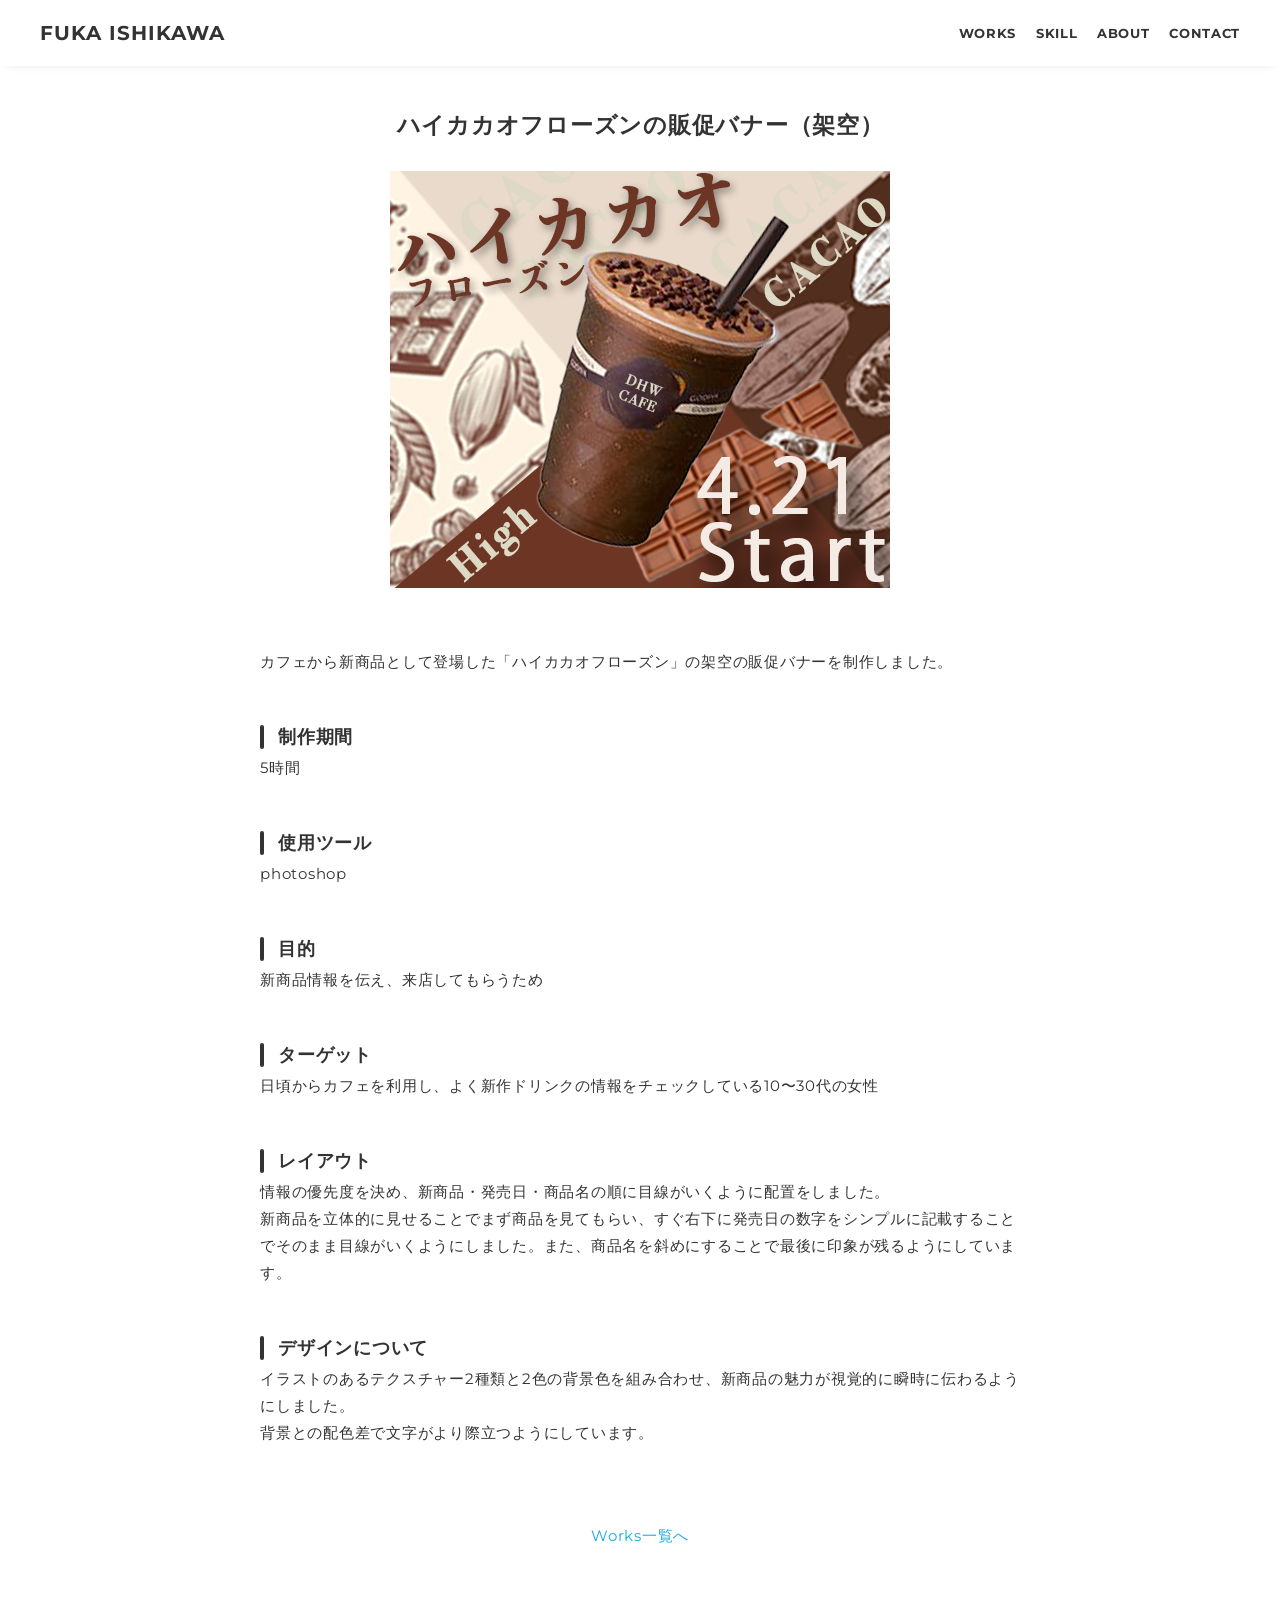
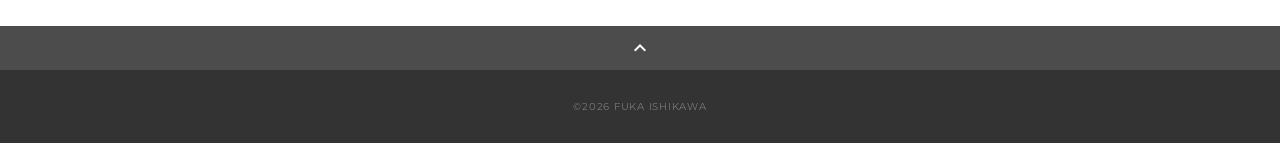
<file: works_banner_cacao.html>
<!DOCTYPE html>
<html>

<head>
  <meta charset="utf-8">
  <meta name="viewport" content="width=device-width,initial-scale=1.0,user-scalable=no">
  <meta property="og:type" content="website">
  <meta property="og:title" content="Webデザイナー FUKA ISHIKAWA ポートフォリオ">
  <meta property="og:url" content="URLが入る">
  <meta property="og:description" content="FUKA ISHIKAWAのポートフォリオサイトです。">
  <meta property="og:image" content="img/ogp.png">
  <meta name="description" content="FUKA ISHIKAWAのポートフォリオサイトです" />
  <meta name="robots" content="noindex, nofollow" />
  <title>FUKA ISHIKAWA ポートフォリオ</title>
  <link rel="preconnect" href="https://fonts.gstatic.com">
  <link href="https://fonts.googleapis.com/css2?family=Montserrat:wght@400;700&display=swap" rel="stylesheet">
  <link href="https://fonts.googleapis.com/css?family=Material+Icons+Outlined" rel="stylesheet">
  <link href="css/ress.css" media="all" rel="stylesheet" type="text/css" />
  <link href="css/style.css" media="all" rel="stylesheet" type="text/css" />
  <link rel="shortcut icon" href="img/favicon.ico" />
  <link rel="canonical" href="URLが入る" />
</head>

<body class="banner">
  <div class="wrapper">

    <!-- header -->
    <header class="header">
      <div class="container">
        <h1 class="header-logo">
          <a href=".">FUKA ISHIKAWA</a>
        </h1>
        <nav class="gnav">
          <ul class="gnav-list">
            <li class="gnav-item"><a href=".#works">WORKS</a></li>
            <li class="gnav-item"><a href="./#skill">SKILL</a></li>
            <li class="gnav-item"><a href="./#about">ABOUT</a></li>
            <li class="gnav-item"><a href="./#contact">CONTACT</a></li>
          </ul>
        </nav>
      </div>
    </header>
    <!-- /header -->
    <main class="content">
      <article class="article">
        <div class="article-container">
          <h2 class="article-title">ハイカカオフローズンの販促バナー（架空）</h2>
          <div class="article-body">
            <div class="works_comps">
              <div><img src="img/banner_cacao.png" width="500" height="417" alt="ハイカカオフローズンの販促バナー"></div>
            </div>
            <p>
              カフェから新商品として登場した「ハイカカオフローズン」の架空の販促バナーを制作しました。
            </p>
            <h3>制作期間</h3>
            <p>5時間</p>
            <h3>使用ツール</h3>
            <p>photoshop</p>
            <h3>目的</h3>
            <p>新商品情報を伝え、来店してもらうため</p>
            <h3>ターゲット</h3>
            <p>日頃からカフェを利用し、よく新作ドリンクの情報をチェックしている10〜30代の女性</p>
            <h3>レイアウト</h3>
            <p>
              情報の優先度を決め、新商品・発売日・商品名の順に目線がいくように配置をしました。<br>
              新商品を立体的に見せることでまず商品を見てもらい、すぐ右下に発売日の数字をシンプルに記載することでそのまま目線がいくようにしました。また、商品名を斜めにすることで最後に印象が残るようにしています。
            </p>
            <h3>デザインについて</h3>
            <p>イラストのあるテクスチャー2種類と2色の背景色を組み合わせ、新商品の魅力が視覚的に瞬時に伝わるようにしました。
              <br>背景との配色差で文字がより際立つようにしています。
            </p>
          </div>
          <div class="home-link">
            <a href="./#works">Works一覧へ</a>
          </div>
        </div>
      </article>

      <div class="page-top" id="js-page-top">
        <span class="material-icons-outlined">expand_less</span>
      </div>
    </main>

    <!-- footer -->
    <footer class="footer">
      <div class="copyright">&copy;2026 FUKA ISHIKAWA</div>
    </footer>
    <!-- /footer -->

  </div>
  <script src="https://ajax.googleapis.com/ajax/libs/jquery/3.5.1/jquery.min.js"></script>
  <script type="text/javascript" src="js/script.js"></script>
</body>

</html>
</file>
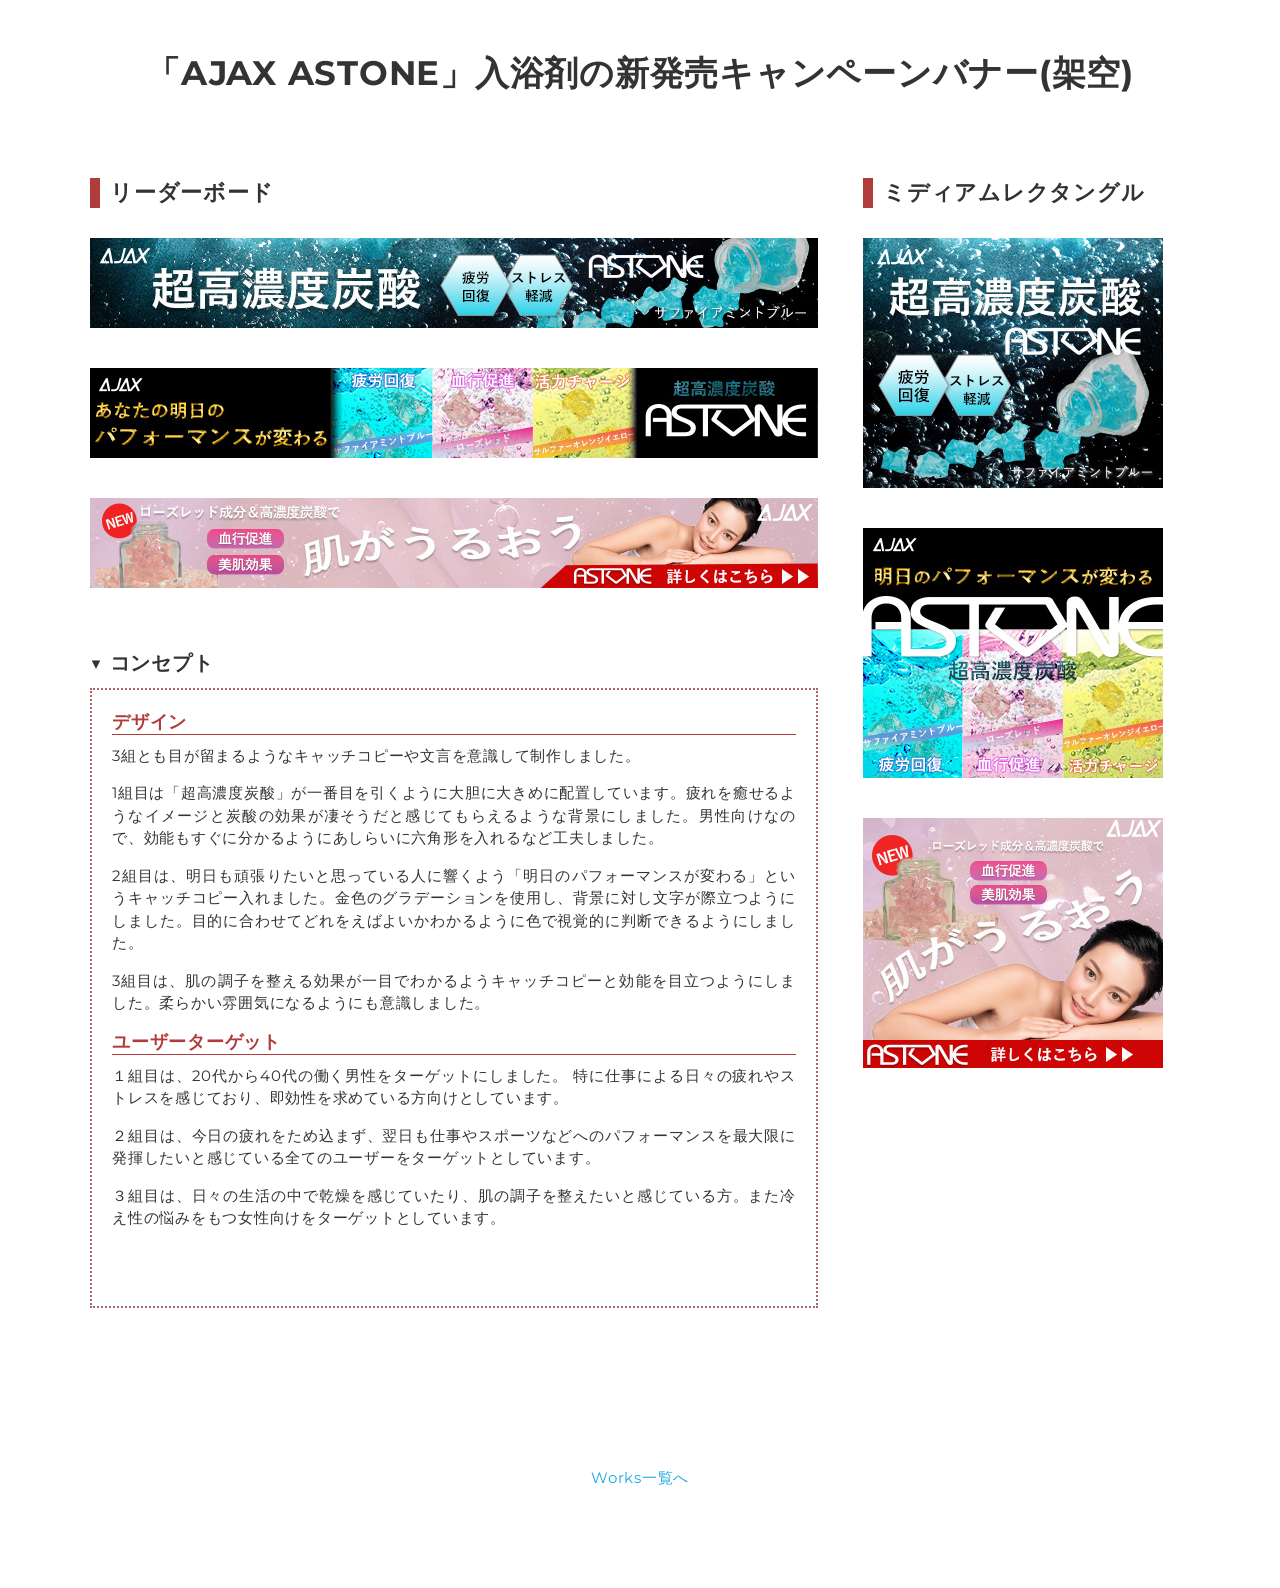
<file: works_bn_astone.html>
<!DOCTYPE html>
<html lang="ja">

<head>
  <meta charset="utf-8">
  <meta name="viewport" content="width=device-width,initial-scale=1">
  <meta property="og:type" content="website">
  <meta property="og:title" content="Webデザイナー FUKA ISHIKAWA  ポートフォリオ">
  <meta property="og:url" content="URLが入る">
  <meta name="description" content="入浴剤『ASTONE（アストーン）』の新発売キャンペーン告知バナー">
  <meta property="og:image" content="img/ogp.png">
  <meta name="description" content="FUKA ISHIKAWAのポートフォリオサイトです" />
  <meta name="robots" content="noindex, nofollow" />
  <title>バナー広告制作</title>
  <link rel="preconnect" href="https://fonts.gstatic.com">
  <link href="https://fonts.googleapis.com/css2?family=Montserrat:wght@400;700&display=swap" rel="stylesheet">
  <link href="https://fonts.googleapis.com/css?family=Material+Icons+Outlined" rel="stylesheet">
  <link rel="stylesheet" href="css/ress.css">
  <link rel="stylesheet" href="css/style_bnr.css" type="text/css">
  <link rel="stylesheet" href="css/style.css">
  <link rel="shortcut icon" href="img/favicon.ico" />
</head>

<body>
  <div class="wrapper">
    <!-- header -->
    <!-- <header class="header">
      <div class="container">
        <h1 class="header-logo">
          <a href=".">FUKA ISHIKAWA</a>
        </h1>
        <nav class="gnav">
          <ul class="gnav-list">
            <li class="gnav-item"><a href="#works">WORKS</a></li>
            <li class="gnav-item"><a href="#skill">SKILL</a></li>
            <li class="gnav-item"><a href="#about">ABOUT</a></li>
            <li class="gnav-item"><a href="#contact">CONTACT</a></li>
          </ul>
        </nav>
      </div>
    </header> -->
    <!-- /header -->
    <h1>「AJAX ASTONE」入浴剤の新発売キャンペーンバナー(架空)</h1>
    <div class="content">
      <!-- <h2>番号：03　名前：イシカワ(フ)</h2> -->
      <div class="concept">
        <div class="Lboard">
          <h3>リーダーボード</h3>
          <img src="img/lb_1.jpg" width="728" height="90" alt="バナー広告1">
          <img src="img/lb_2.jpg" width="728" height="90" alt="バナー広告2">
          <img src="img/lb_3.jpg" width="728" height="90" alt="バナー広告3">
        </div><!-- /Lbord -->
        <h4>▼ コンセプト</h4>
        <div class="comment">
          <h5>デザイン</h5>
          <p>3組とも目が留まるようなキャッチコピーや文言を意識して制作しました。</p>
          <p>
            1組目は「超高濃度炭酸」が一番目を引くように大胆に大きめに配置しています。疲れを癒せるようなイメージと炭酸の効果が凄そうだと感じてもらえるような背景にしました。男性向けなので、効能もすぐに分かるようにあしらいに六角形を入れるなど工夫しました。
          </p>
          <p>
            2組目は、明日も頑張りたいと思っている人に響くよう「明日のパフォーマンスが変わる」というキャッチコピー入れました。金色のグラデーションを使用し、背景に対し文字が際立つようにしました。目的に合わせてどれをえばよいかわかるように色で視覚的に判断できるようにしました。
          </p>
          <p>
            3組目は、肌の調子を整える効果が一目でわかるようキャッチコピーと効能を目立つようにしました。柔らかい雰囲気になるようにも意識しました。
          </p>
          <h5>ユーザーターゲット</h5>
          <p>
            １組目は、20代から40代の働く男性をターゲットにしました。
            特に仕事による日々の疲れやストレスを感じており、即効性を求めている方向けとしています。
          </p>
          <p>
            ２組目は、今日の疲れをため込まず、翌日も仕事やスポーツなどへのパフォーマンスを最大限に発揮したいと感じている全てのユーザーをターゲットとしています。
          </p>
          <p>
            ３組目は、日々の生活の中で乾燥を感じていたり、肌の調子を整えたいと感じている方。また冷え性の悩みをもつ女性向けをターゲットとしています。
          </p>
        </div>
        <!--/comment-->
      </div><!-- /concept -->
      <div class="MRboard">
        <h3>ミディアムレクタングル</h3>
        <img src="img/mr_1.jpg" width="300" height="250" alt="バナー広告1">
        <img src="img/mr_2.jpg" width="300" height="250" alt="バナー広告2">
        <img src="img/mr_3.jpg" width="300" height="250" alt="バナー広告3">
      </div><!-- /MRbord -->
    </div>
    <div class="home-link">
      <a href="../index.html#works">Works一覧へ</a>
    </div>
    <!-- /content -->
  </div>
  <!-- /wrapper -->

  <footer>
    <!-- @adjust academy -->
  </footer>
  <!--/next-->


</body>

</html>
</file>
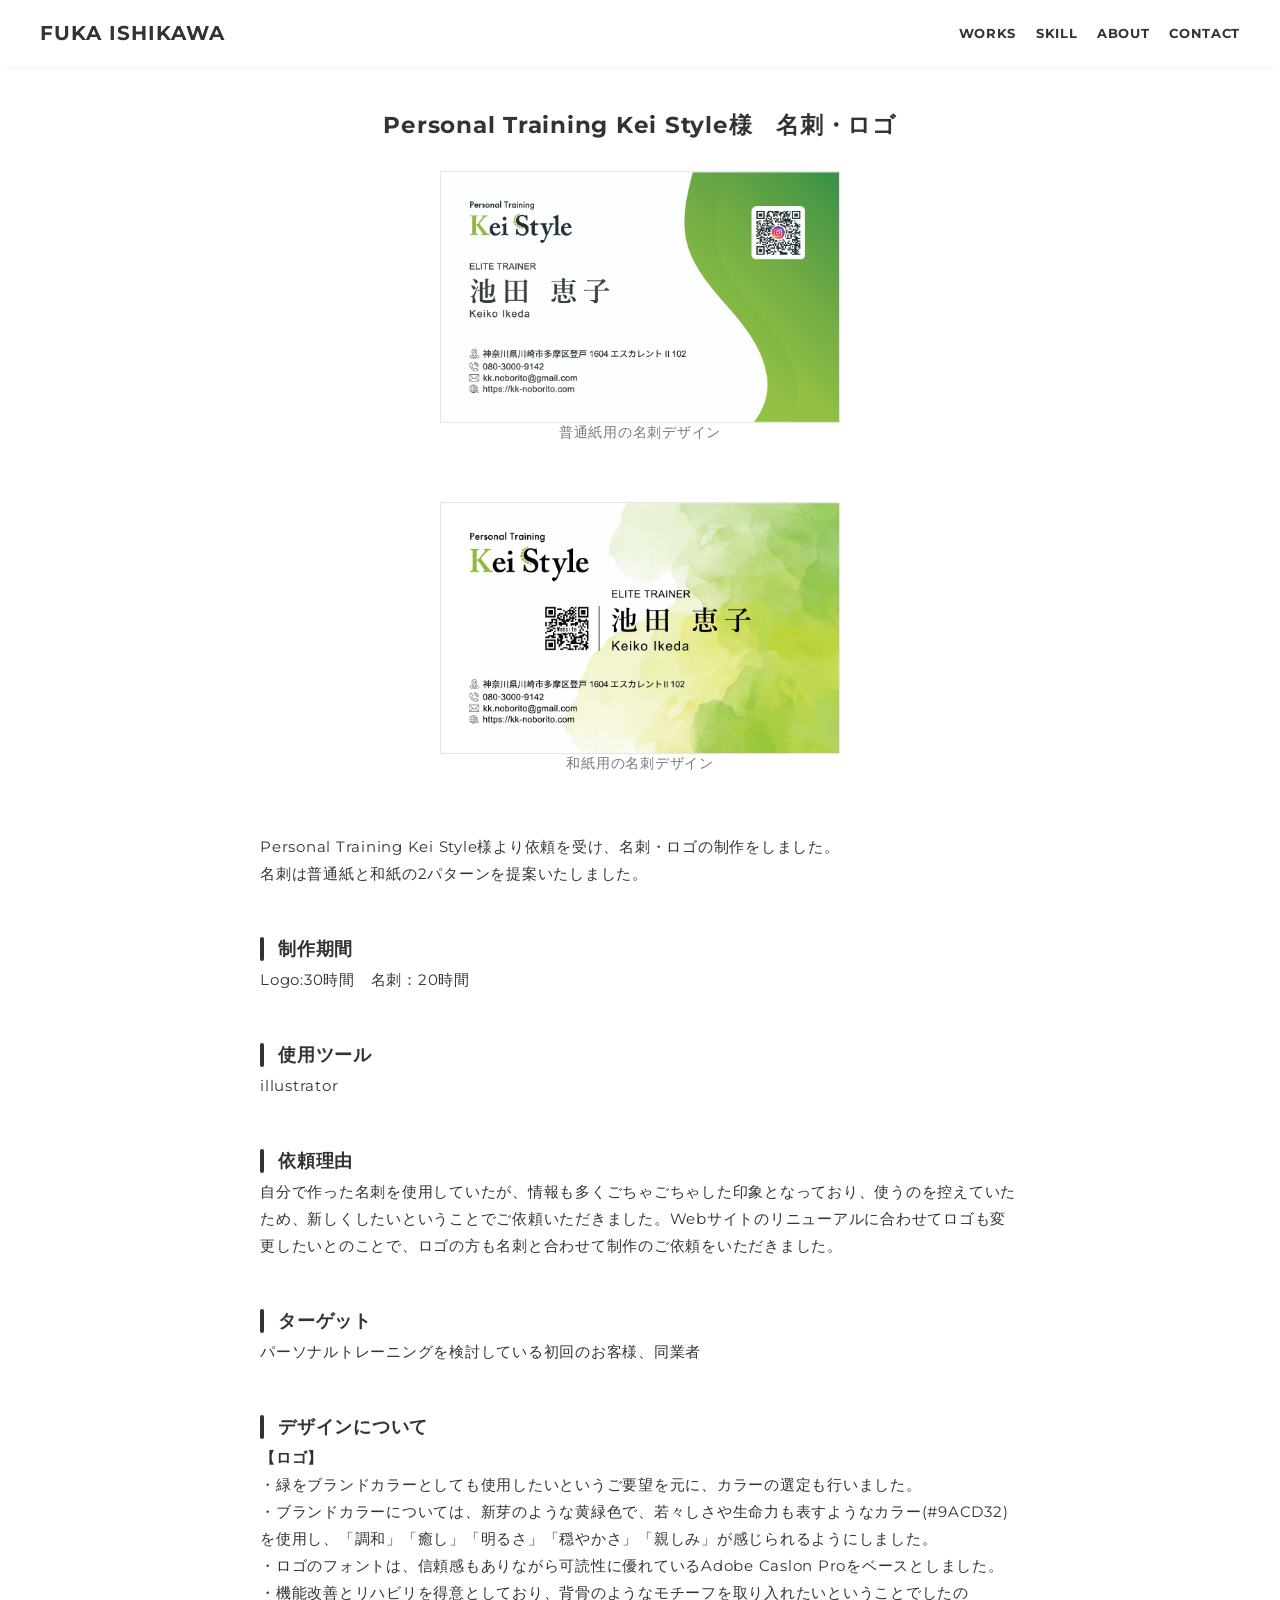
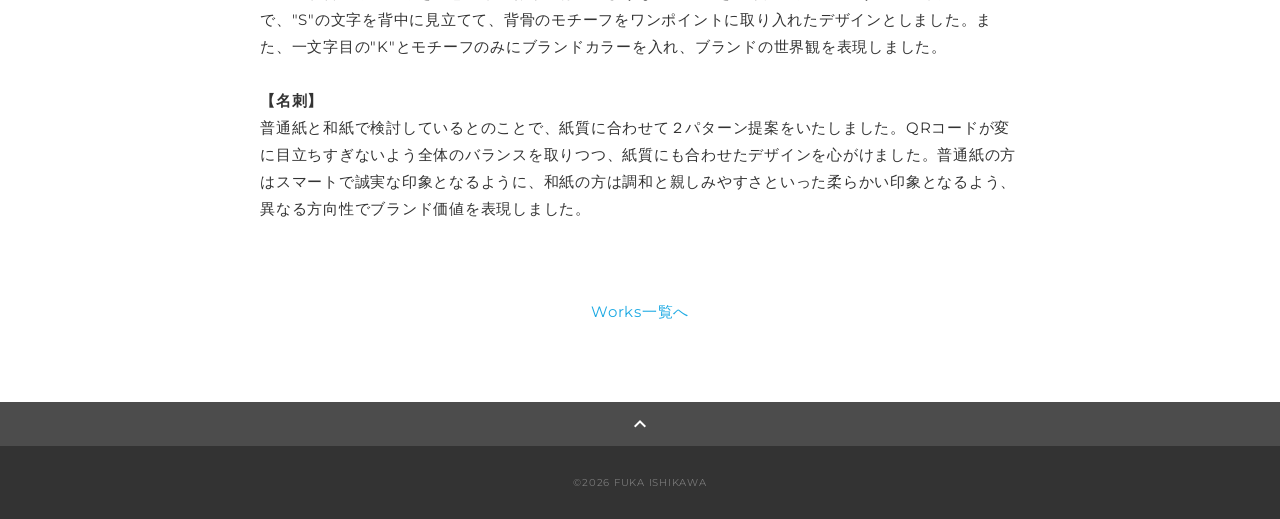
<file: works_buisinesscard_ks.html>
<!DOCTYPE html>
<html>

<head>
  <meta charset="utf-8">
  <meta name="viewport" content="width=device-width,initial-scale=1.0,user-scalable=no">
  <meta property="og:type" content="website">
  <meta property="og:title" content="Webデザイナー FUKA ISHIKAWA ポートフォリオ">
  <meta property="og:url" content="URLが入る">
  <meta property="og:description" content="FUKA ISHIKAWAのポートフォリオサイトです。">
  <meta property="og:image" content="img/ogp.png">
  <meta name="description" content="FUKA ISHIKAWAのポートフォリオサイトです" />
  <meta name="robots" content="noindex, nofollow" />
  <title>FUKA ISHIKAWA ポートフォリオ</title>
  <link rel="preconnect" href="https://fonts.gstatic.com">
  <link href="https://fonts.googleapis.com/css2?family=Montserrat:wght@400;700&display=swap" rel="stylesheet">
  <link href="https://fonts.googleapis.com/css?family=Material+Icons+Outlined" rel="stylesheet">
  <link href="css/ress.css" media="all" rel="stylesheet" type="text/css" />
  <link href="css/style.css" media="all" rel="stylesheet" type="text/css" />
  <link rel="shortcut icon" href="img/favicon.ico" />
  <link rel="canonical" href="URLが入る" />
</head>

<body class="banner">
  <div class="wrapper">

    <!-- header -->
    <header class="header">
      <div class="container">
        <h1 class="header-logo">
          <a href=".">FUKA ISHIKAWA</a>
        </h1>
        <nav class="gnav">
          <ul class="gnav-list">
            <li class="gnav-item"><a href=".#works">WORKS</a></li>
            <li class="gnav-item"><a href="./#skill">SKILL</a></li>
            <li class="gnav-item"><a href="./#about">ABOUT</a></li>
            <li class="gnav-item"><a href="./#contact">CONTACT</a></li>
          </ul>
        </nav>
      </div>
    </header>
    <!-- /header -->
    <main class="content">
      <article class="article">
        <div class="article-container">
          <h2 class="article-title">Personal Training Kei Style様　名刺・ロゴ</h2>
          <div class="article-body">
            <div class="works_comps">
              <div>
                <figure>
                <img src="img/BuisinessCard_Kei Style_nomalpaper.jpg" style="border: 1px solid #e6e6e6;" width="400" height="300" alt="Personal Training Kei Style様　名刺・ロゴ(普通紙)">
                <figcaption style="color: #797979; font-size: 14px;">普通紙用の名刺デザイン</figcaption>
                </figure>
              </div>
            </div>
            <div class="works_comps">
              <div>
                <figure>
                  <img src="img/BuisinessCard_Kei Style_japanesepaper.jpg" style="border: 1px solid #e6e6e6;" width="400" height="300" alt="Personal Training Kei Style様　名刺・ロゴ(和紙)">
                  <figcaption style="color: #797979; font-size: 14px;">和紙用の名刺デザイン</figcaption>
                </figure>
              </div>
            </div>
            <p>
              Personal Training Kei Style様より依頼を受け、名刺・ロゴの制作をしました。<br>
              名刺は普通紙と和紙の2パターンを提案いたしました。
            </p>
            <h3>制作期間</h3>
            <p>Logo:30時間　名刺：20時間
            </p>
            <h3>使用ツール</h3>
            <p>illustrator</p>
            <h3>依頼理由</h3>
            <p>自分で作った名刺を使用していたが、情報も多くごちゃごちゃした印象となっており、使うのを控えていたため、新しくしたいということでご依頼いただきました。Webサイトのリニューアルに合わせてロゴも変更したいとのことで、ロゴの方も名刺と合わせて制作のご依頼をいただきました。</p>
            <h3>ターゲット</h3>
            <p>パーソナルトレーニングを検討している初回のお客様、同業者</p>
            <!-- <h3>レイアウト</h3>
            <p>テキスト</p> -->
            <h3>デザインについて</h3>
            <p><b>【ロゴ】</b><br>
              ・緑をブランドカラーとしても使用したいというご要望を元に、カラーの選定も行いました。<br>
              ・ブランドカラーについては、新芽のような黄緑色で、若々しさや生命力も表すようなカラー(#9ACD32)を使用し、「調和」「癒し」「明るさ」「穏やかさ」「親しみ」が感じられるようにしました。<br>
              ・ロゴのフォントは、信頼感もありながら可読性に優れているAdobe Caslon Proをベースとしました。<br>
              ・機能改善とリハビリを得意としており、背骨のようなモチーフを取り入れたいということでしたので、"S"の文字を背中に見立てて、背骨のモチーフをワンポイントに取り入れたデザインとしました。また、一文字目の"K"とモチーフのみにブランドカラーを入れ、ブランドの世界観を表現しました。<br><br>
              <b>【名刺】</b><br>
              普通紙と和紙で検討しているとのことで、紙質に合わせて２パターン提案をいたしました。QRコードが変に目立ちすぎないよう全体のバランスを取りつつ、紙質にも合わせたデザインを心がけました。普通紙の方はスマートで誠実な印象となるように、和紙の方は調和と親しみやすさといった柔らかい印象となるよう、異なる方向性でブランド価値を表現しました。
            </p>
          </div>
          <div class="home-link">
            <a href="./#works">Works一覧へ</a>
          </div>
        </div>
      </article>

      <div class="page-top" id="js-page-top">
        <span class="material-icons-outlined">expand_less</span>
      </div>
    </main>

    <!-- footer -->
    <footer class="footer">
      <div class="copyright">&copy;2026 FUKA ISHIKAWA</div>
    </footer>
    <!-- /footer -->

  </div>
  <script src="https://ajax.googleapis.com/ajax/libs/jquery/3.5.1/jquery.min.js"></script>
  <script type="text/javascript" src="js/script.js"></script>
</body>

</html>
</file>
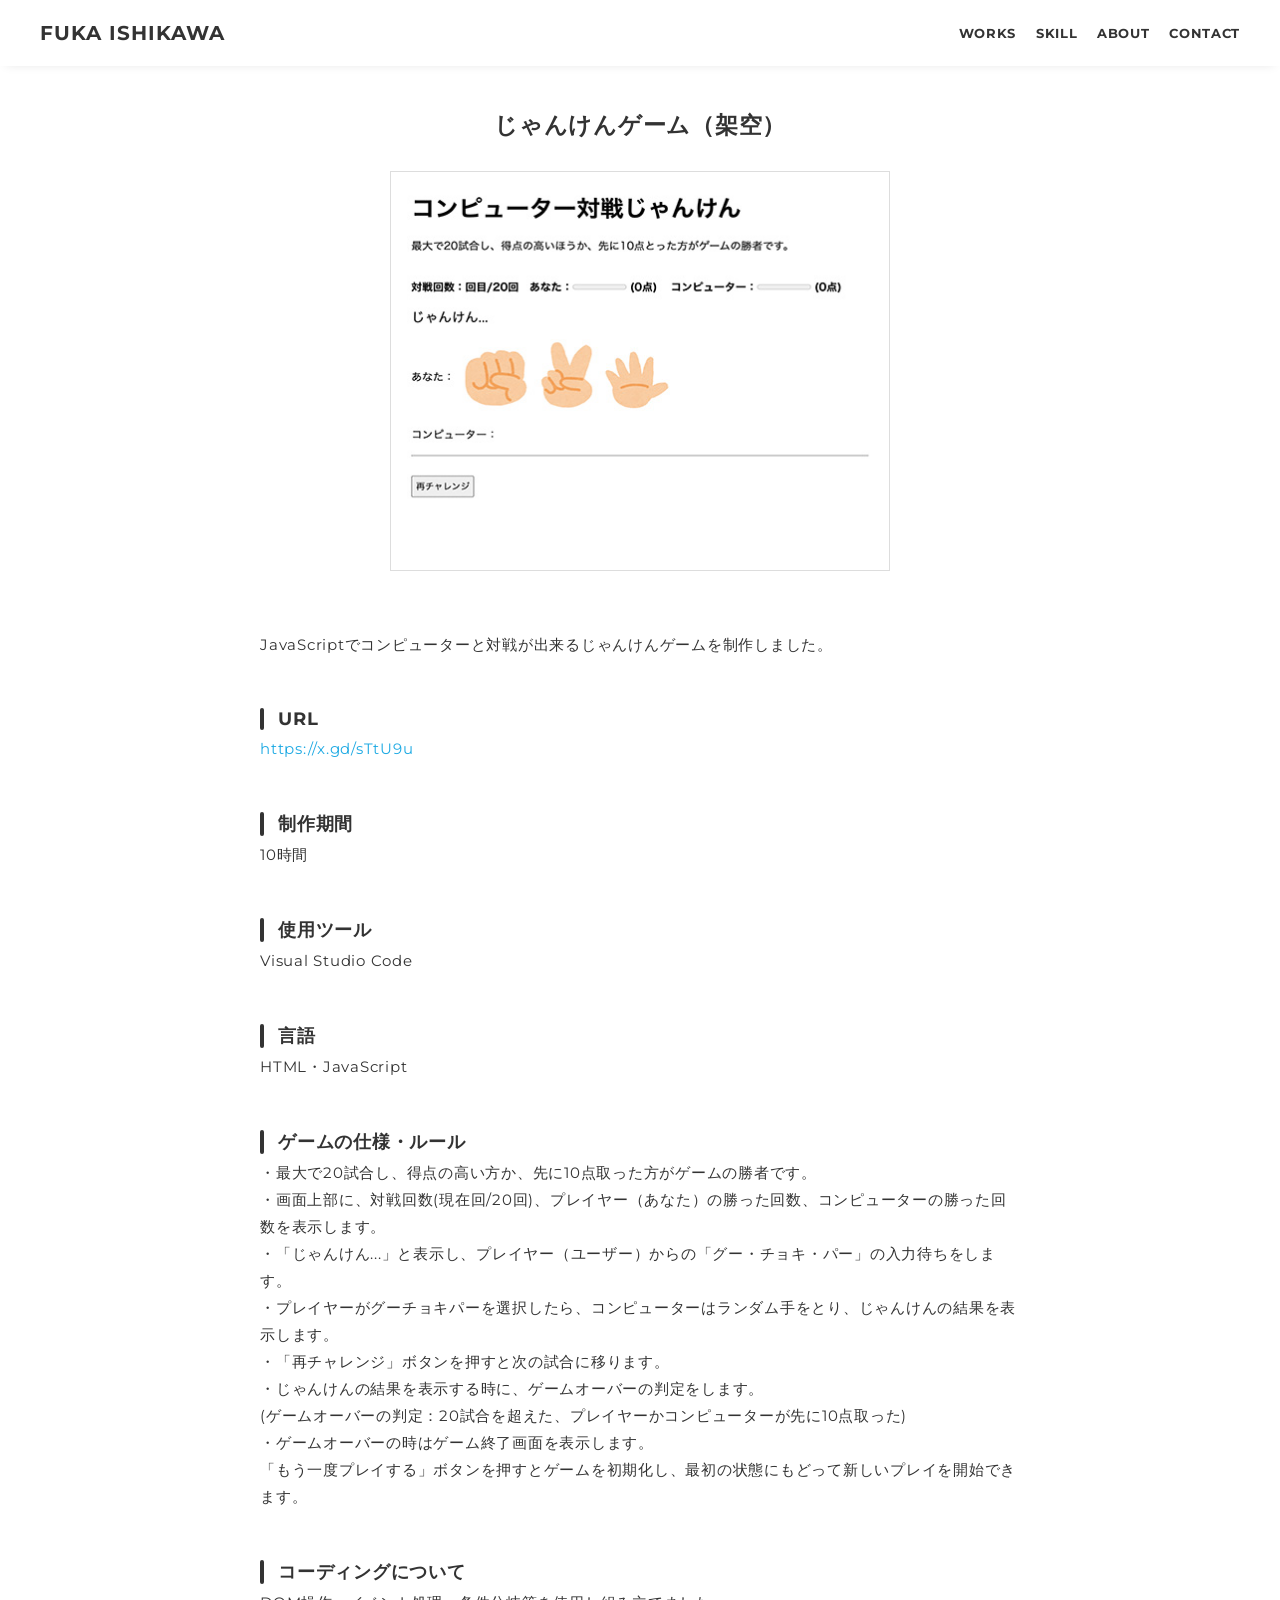
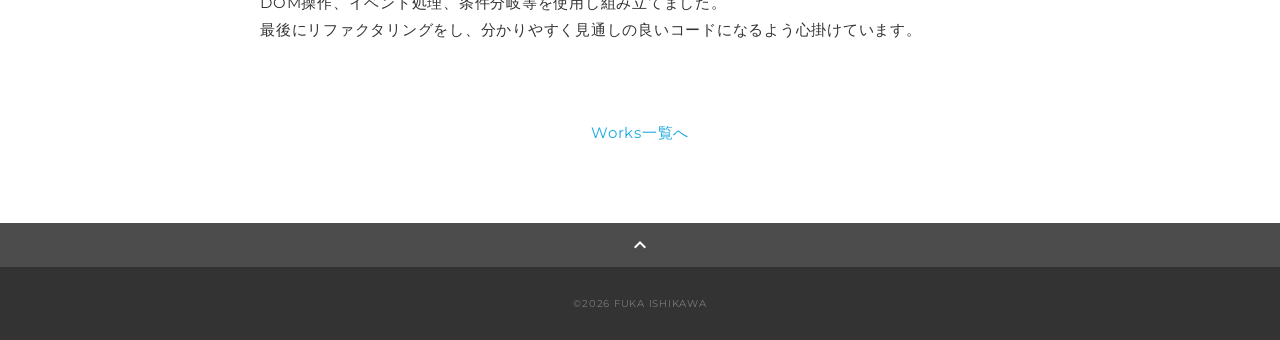
<file: works_js.html>
<!DOCTYPE html>
<html>

<head>
  <meta charset="utf-8">
  <meta name="viewport" content="width=device-width,initial-scale=1.0,user-scalable=no">
  <meta property="og:type" content="website">
  <meta property="og:title" content="Webデザイナー FUKA ISHIKAWA ポートフォリオ">
  <meta property="og:url" content="URLが入る">
  <meta property="og:description" content="FUKA ISHIKAWAのポートフォリオサイトです。">
  <meta property="og:image" content="img/ogp.png">
  <meta name="description" content="FUKA ISHIKAWAのポートフォリオサイトです" />
  <meta name="robots" content="noindex, nofollow" />
  <title>FUKA ISHIKAWA ポートフォリオ</title>
  <link rel="preconnect" href="https://fonts.gstatic.com">
  <link href="https://fonts.googleapis.com/css2?family=Montserrat:wght@400;700&display=swap" rel="stylesheet">
  <link href="https://fonts.googleapis.com/css?family=Material+Icons+Outlined" rel="stylesheet">
  <link href="css/ress.css" media="all" rel="stylesheet" type="text/css" />
  <link href="css/style.css" media="all" rel="stylesheet" type="text/css" />
  <link rel="shortcut icon" href="img/favicon.ico" />
  <link rel="canonical" href="URLが入る" />
</head>

<body class="js">
  <div class="wrapper">

    <!-- header -->
    <header class="header">
      <div class="container">
        <h1 class="header-logo">
          <a href=".">FUKA ISHIKAWA</a>
        </h1>
        <nav class="gnav">
          <ul class="gnav-list">
            <li class="gnav-item"><a href=".#works">WORKS</a></li>
            <li class="gnav-item"><a href="./#skill">SKILL</a></li>
            <li class="gnav-item"><a href="./#about">ABOUT</a></li>
            <li class="gnav-item"><a href="./#contact">CONTACT</a></li>
          </ul>
        </nav>
      </div>
    </header>
    <!-- /header -->
    <main class="content">
      <article class="article">
        <div class="article-container">
          <h2 class="article-title">じゃんけんゲーム（架空）</h2>
          <div class="article-body">
            <div class="works_comps">
              <div><img src="img/janken.jpg" width="500" height="419" alt="じゃんけんゲームの画像"></div>
            </div>
            <p>
              JavaScriptでコンピューターと対戦が出来るじゃんけんゲームを制作しました。
            </p>
            <h3>URL</h3>
            <p><a href="https://ikwfuka.github.io/janken-game/" target="_blank"
                rel="noopener">https://x.gd/sTtU9u</a></p>
            <h3>制作期間</h3>
            <p>10時間</p>
            <h3>使用ツール</h3>
            <p>Visual Studio Code</p>
            <h3>言語</h3>
            <p>HTML・JavaScript</p>
            <h3>ゲームの仕様・ルール</h3>
            <p>
              ・最大で20試合し、得点の高い方か、先に10点取った方がゲームの勝者です。<br>
              ・画面上部に、対戦回数(現在回/20回)、プレイヤー（あなた）の勝った回数、コンピューターの勝った回数を表示します。<br>
              ・「じゃんけん...」と表示し、プレイヤー（ユーザー）からの「グー・チョキ・パー」の入力待ちをします。<br>
              ・プレイヤーがグーチョキパーを選択したら、コンピューターはランダム手をとり、じゃんけんの結果を表示します。<br>
              ・「再チャレンジ」ボタンを押すと次の試合に移ります。<br>
              ・じゃんけんの結果を表示する時に、ゲームオーバーの判定をします。<br>
              (ゲームオーバーの判定：20試合を超えた、プレイヤーかコンピューターが先に10点取った)<br>
              ・ゲームオーバーの時はゲーム終了画面を表示します。<br>
              「もう一度プレイする」ボタンを押すとゲームを初期化し、最初の状態にもどって新しいプレイを開始できます。
            </p>
            <h3>コーディングについて</h3>
            <p>
              DOM操作、イベント処理、条件分岐等を使用し組み立てました。<br>
              最後にリファクタリングをし、分かりやすく見通しの良いコードになるよう心掛けています。</p>
          </div>
          <div class="home-link">
            <a href="./#works">Works一覧へ</a>
          </div>
        </div>
      </article>

      <div class="page-top" id="js-page-top">
        <span class="material-icons-outlined">expand_less</span>
      </div>
    </main>

    <!-- footer -->
    <footer class="footer">
      <div class="copyright">&copy;2026 FUKA ISHIKAWA</div>
    </footer>
    <!-- /footer -->

  </div>
  <script src="https://ajax.googleapis.com/ajax/libs/jquery/3.5.1/jquery.min.js"></script>
  <script type="text/javascript" src="js/script.js"></script>
</body>

</html>
</file>
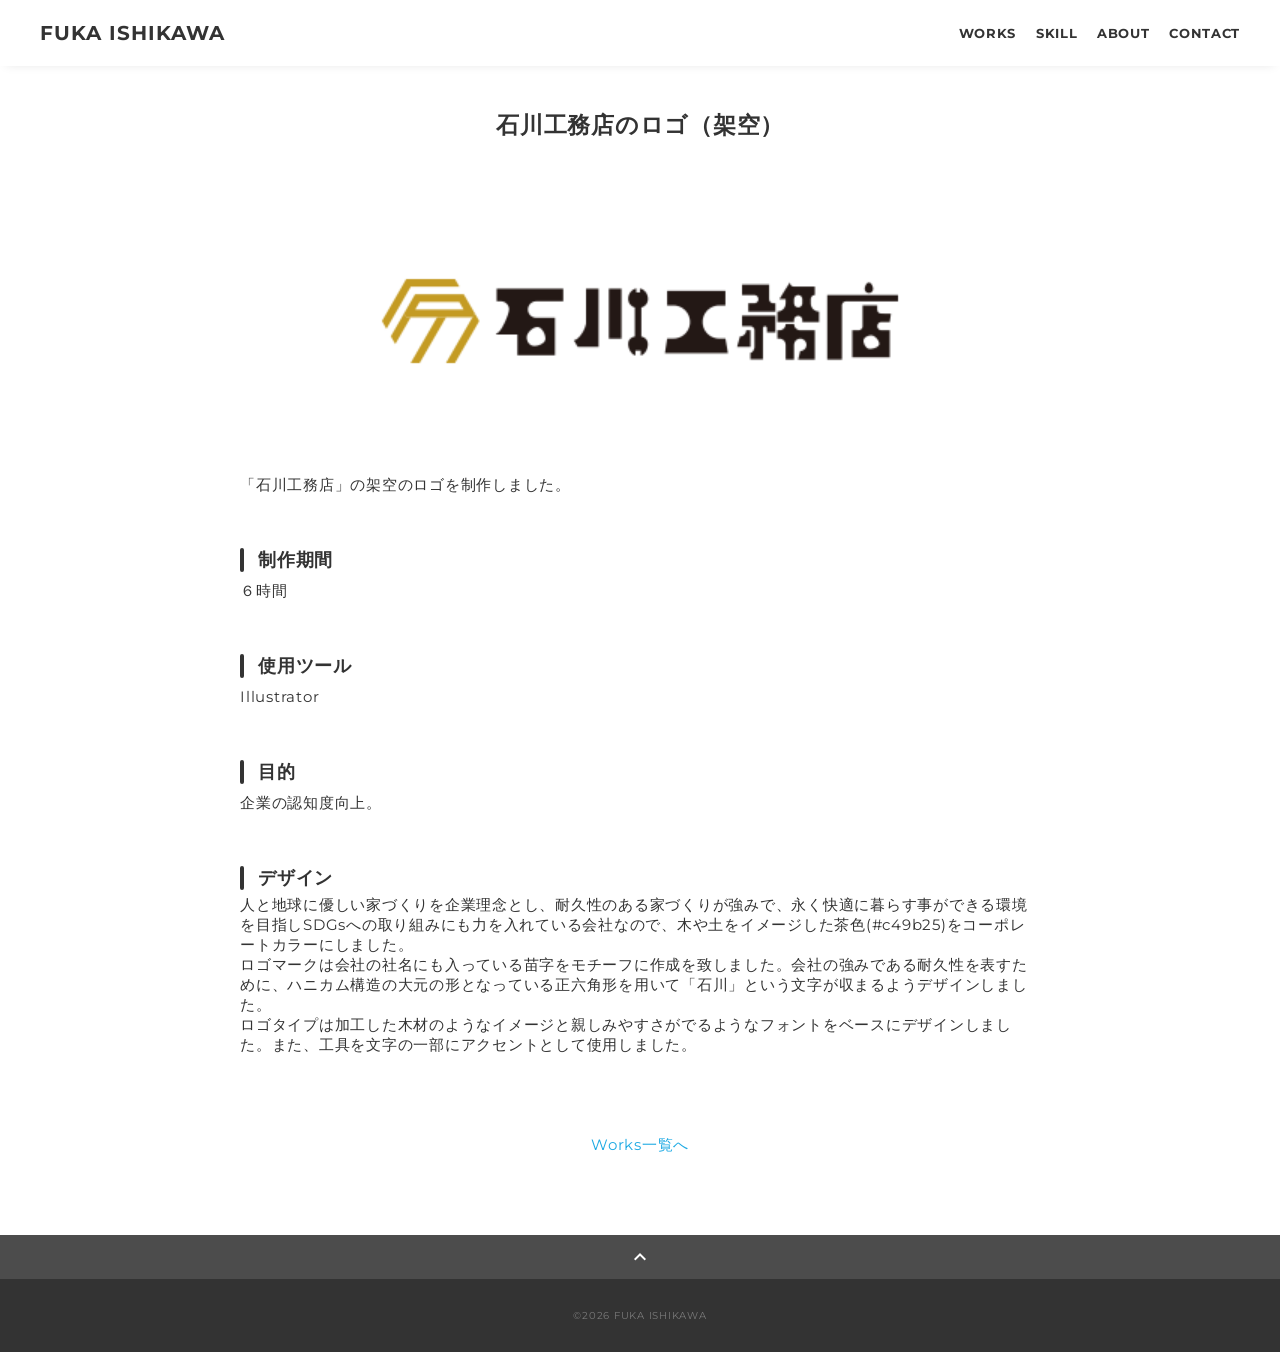
<file: works_logo_ishikawa-construction-company.html>
<!DOCTYPE html>
<html>

<head>
  <meta charset="utf-8">
  <meta name="viewport" content="width=device-width,initial-scale=1.0,user-scalable=no">
  <meta property="og:type" content="website">
  <meta property="og:title" content="Webデザイナー FUKA ISHIKAWA ポートフォリオ">
  <meta property="og:url" content="URLが入る">
  <meta property="og:description" content="FUKA ISHIKAWAのポートフォリオサイトです。">
  <meta property="og:image" content="img/ogp.png">
  <meta name="description" content="FUKA ISHIKAWAのポートフォリオサイトです" />
  <meta name="robots" content="noindex, nofollow" />
  <title>FUKA ISHIKAWA ポートフォリオ</title>
  <link rel="preconnect" href="https://fonts.gstatic.com">
  <link href="https://fonts.googleapis.com/css2?family=Montserrat:wght@400;700&display=swap" rel="stylesheet">
  <link href="https://fonts.googleapis.com/css?family=Material+Icons+Outlined" rel="stylesheet">
  <link href="css/ress.css" media="all" rel="stylesheet" type="text/css" />
  <link href="css/style.css" media="all" rel="stylesheet" type="text/css" />
  <link rel="shortcut icon" href="img/favicon.ico" />
  <link rel="canonical" href="URLが入る" />
</head>

<body class="logo">
  <div class="wrapper">

    <!-- header -->
    <header class="header">
      <div class="container">
        <h1 class="header-logo">
          <a href=".">FUKA ISHIKAWA</a>
        </h1>
        <nav class="gnav">
          <ul class="gnav-list">
            <li class="gnav-item"><a href=".#works">WORKS</a></li>
            <li class="gnav-item"><a href="./#skill">SKILL</a></li>
            <li class="gnav-item"><a href="./#about">ABOUT</a></li>
            <li class="gnav-item"><a href="./#contact">CONTACT</a></li>
          </ul>
        </nav>
      </div>
    </header>
    <!-- /header -->
    <main class="content">
      <article class="article">
        <div class="article-container">
          <h2 class="article-title">石川工務店のロゴ（架空）</h2>
          <div class="article-body">
            <div class="works_comps">
              <div><img src="img/logo_construction-companny.png" width="400" height="100" alt="石川工務店のロゴ"></div>
            </div>
            <p>
              「石川工務店」の架空のロゴを制作しました。
            </p>
            <h3>制作期間</h3>
            <p>６時間</p>
            <h3>使用ツール</h3>
            <p>Illustrator</p>
            <h3>目的</h3>
            <p>企業の認知度向上。</p>
            <h3>デザイン</h3>
            人と地球に優しい家づくりを企業理念とし、耐久性のある家づくりが強みで、永く快適に暮らす事ができる環境を目指しSDGsへの取り組みにも力を入れている会社なので、木や土をイメージした茶色(#c49b25)をコーポレートカラーにしました。<br>
            ロゴマークは会社の社名にも入っている苗字をモチーフに作成を致しました。会社の強みである耐久性を表すために、ハニカム構造の大元の形となっている正六角形を用いて「石川」という文字が収まるようデザインしました。<br>
            ロゴタイプは加工した木材のようなイメージと親しみやすさがでるようなフォントをベースにデザインしました。また、工具を文字の一部にアクセントとして使用しました。
            </p>
          </div>
          <div class="home-link">
            <a href="./#works">Works一覧へ</a>
          </div>
        </div>
      </article>

      <div class="page-top" id="js-page-top">
        <span class="material-icons-outlined">expand_less</span>
      </div>
    </main>

    <!-- footer -->
    <footer class="footer">
      <div class="copyright">&copy;2026 FUKA ISHIKAWA</div>
    </footer>
    <!-- /footer -->

  </div>
  <script src="https://ajax.googleapis.com/ajax/libs/jquery/3.5.1/jquery.min.js"></script>
  <script type="text/javascript" src="js/script.js"></script>
</body>

</html>
</file>
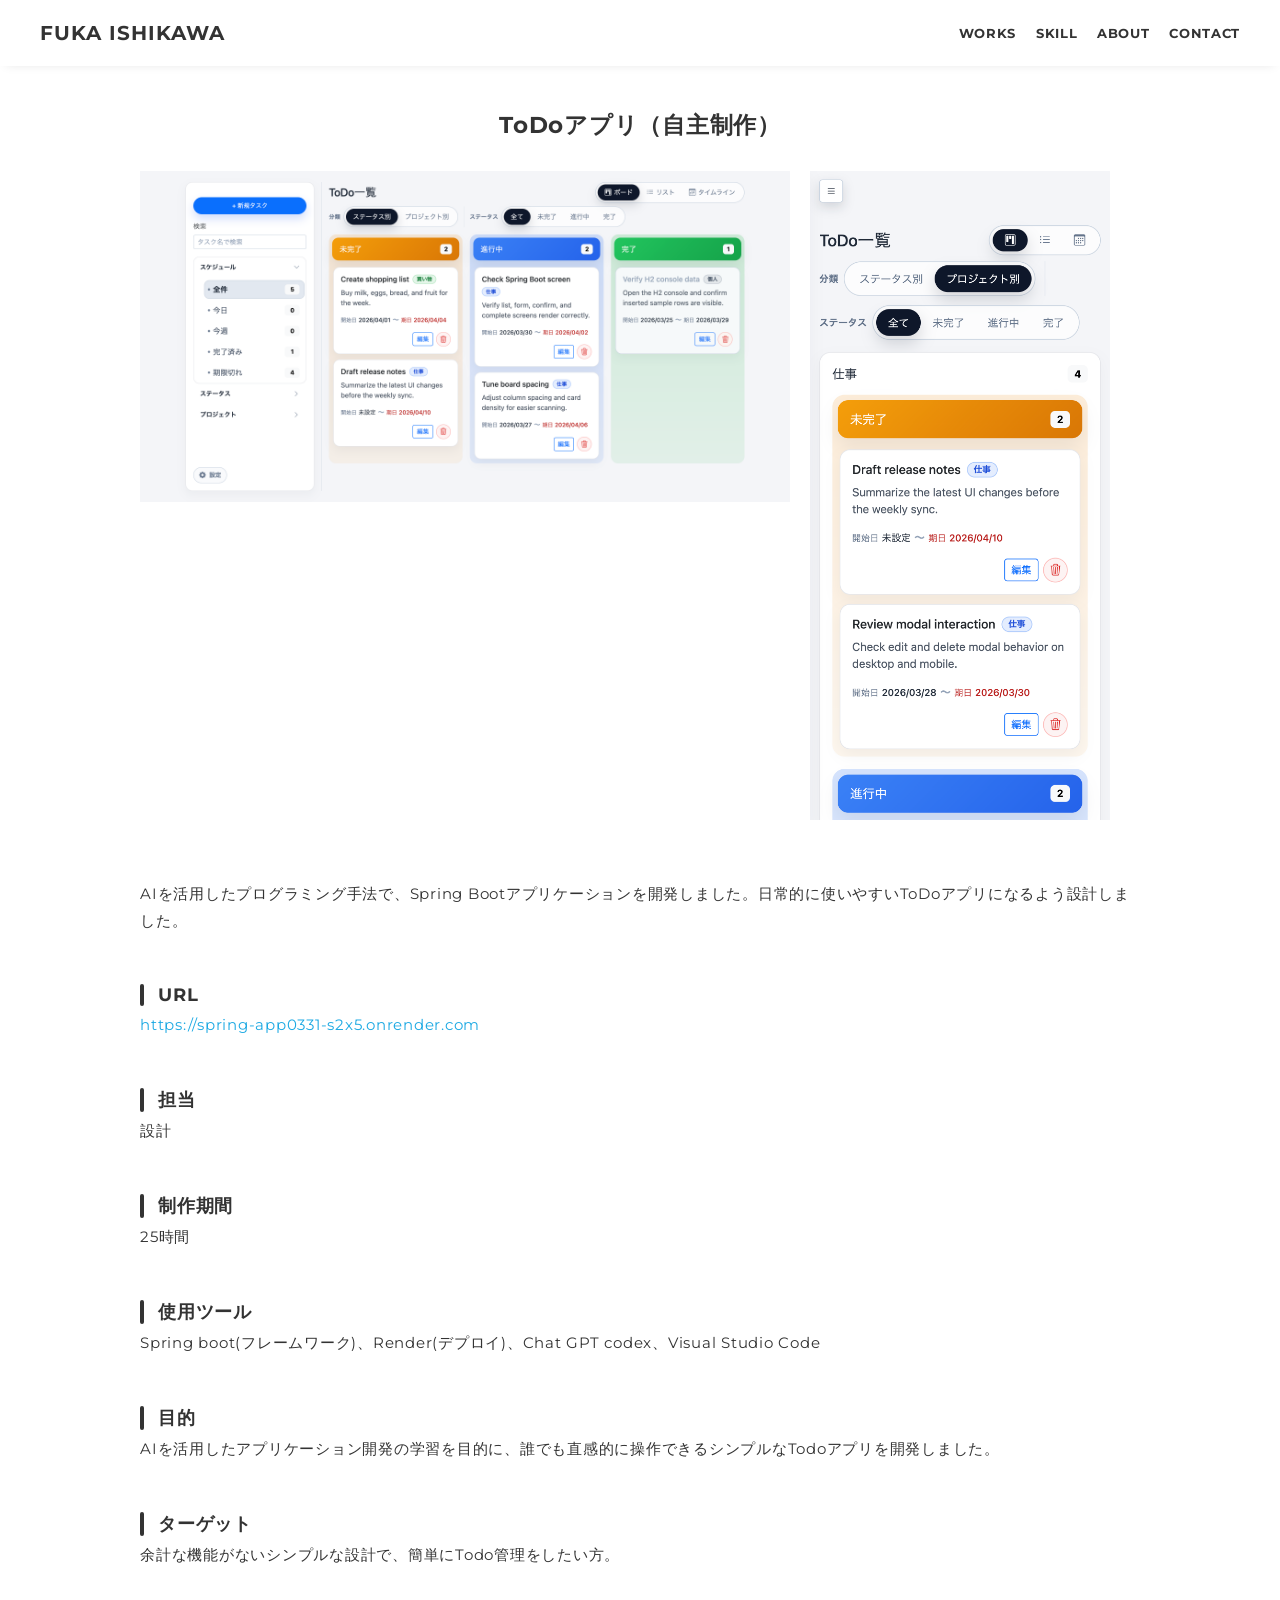
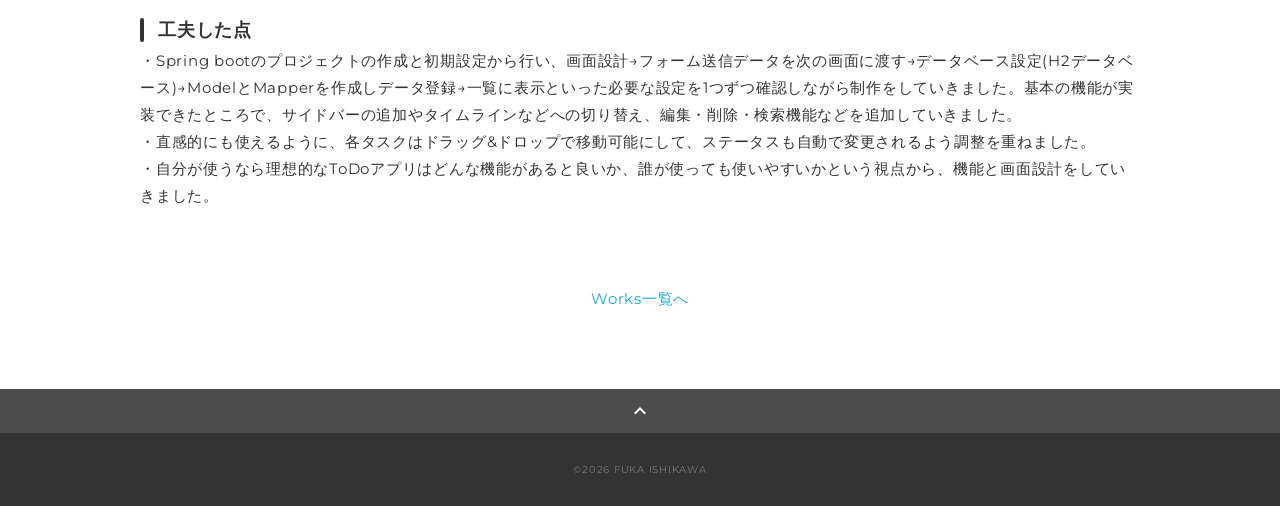
<file: works_todoapp.html>
<!DOCTYPE html>
<html>

<head>
  <meta charset="utf-8">
  <meta name="viewport" content="width=device-width,initial-scale=1.0,user-scalable=no">
  <meta property="og:type" content="website">
  <meta property="og:title" content="Webデザイナー FUKA ISHIKAWA ポートフォリオ">
  <meta property="og:url" content="URLが入る">
  <meta property="og:description" content="FUKA ISHIKAWAのポートフォリオサイトです。">
  <meta property="og:image" content="img/ogp.png">
  <meta name="description" content="FUKA ISHIKAWAのポートフォリオサイトです" />
  <meta name="robots" content="noindex, nofollow" />
  <title>FUKA ISHIKAWA ポートフォリオ</title>
  <link rel="preconnect" href="https://fonts.gstatic.com">
  <link href="https://fonts.googleapis.com/css2?family=Montserrat:wght@400;700&display=swap" rel="stylesheet">
  <link href="https://fonts.googleapis.com/css?family=Material+Icons+Outlined" rel="stylesheet">
  <link href="css/ress.css" media="all" rel="stylesheet" type="text/css" />
  <link href="css/style.css" media="all" rel="stylesheet" type="text/css" />
  <link rel="shortcut icon" href="img/favicon.ico" />
  <link rel="canonical" href="URLが入る" />
</head>

<body class="todoapp">
  <div class="wrapper">

    <!-- header -->
    <header class="header">
      <div class="container">
        <h1 class="header-logo">
          <a href=".">FUKA ISHIKAWA</a>
        </h1>
        <nav class="gnav">
          <ul class="gnav-list">
            <li class="gnav-item"><a href=".#works">WORKS</a></li>
            <li class="gnav-item"><a href="./#skill">SKILL</a></li>
            <li class="gnav-item"><a href="./#about">ABOUT</a></li>
            <li class="gnav-item"><a href="./#contact">CONTACT</a></li>
          </ul>
        </nav>
      </div>
    </header>
    <!-- /header -->
    <main class="content">
      <article class="article">
        <div class="article-container">
          <h2 class="article-title">ToDoアプリ（自主制作）</h2>
          <div class="article-body">
            <div class="works_comps flex-row">
              <div class="works_comps_pc">
                <img src="img/spring-app0331-todo_pc.png" width="" height="" alt="">
              </div>
              <div class="works_comps_mb">
                <img src="img/spring-app0331-todo_sp.png" width="" height="" alt="">
              </div>
            </div>
            <p>
              AIを活用したプログラミング手法で、Spring Bootアプリケーションを開発しました。日常的に使いやすいToDoアプリになるよう設計しました。
            </p>
            <h3>URL</h3>
              <p><a href="https://spring-app0331-s2x5.onrender.com" target="_blank"
                  rel="noopener">https://spring-app0331-s2x5.onrender.com</a></p>
              <h3>担当</h3>
              <p>設計</p>
            <h3>制作期間</h3>
            <p>25時間</p>
            <h3>使用ツール</h3>
            <p>Spring boot(フレームワーク)、Render(デプロイ)、Chat GPT codex、Visual Studio Code</p>
            <h3>目的</h3>
            <p>AIを活用したアプリケーション開発の学習を目的に、誰でも直感的に操作できるシンプルなTodoアプリを開発しました。</p>
            <h3>ターゲット</h3>
            <p>余計な機能がないシンプルな設計で、簡単にTodo管理をしたい方。</p>
            <h3>工夫した点</h3>
            <p>
              ・Spring bootのプロジェクトの作成と初期設定から行い、画面設計→フォーム送信データを次の画面に渡す→データベース設定(H2データベース)→ModelとMapperを作成しデータ登録→一覧に表示といった必要な設定を1つずつ確認しながら制作をしていきました。基本の機能が実装できたところで、サイドバーの追加やタイムラインなどへの切り替え、編集・削除・検索機能などを追加していきました。<br>
              ・直感的にも使えるように、各タスクはドラッグ&ドロップで移動可能にして、ステータスも自動で変更されるよう調整を重ねました。<br>
              ・自分が使うなら理想的なToDoアプリはどんな機能があると良いか、誰が使っても使いやすいかという視点から、機能と画面設計をしていきました。
            </p>
          </div>
          <div class="home-link">
            <a href="./#works">Works一覧へ</a>
          </div>
        </div>
      </article>

      <div class="page-top" id="js-page-top">
        <span class="material-icons-outlined">expand_less</span>
      </div>
    </main>

    <!-- footer -->
    <footer class="footer">
      <div class="copyright">&copy;2026 FUKA ISHIKAWA</div>
    </footer>
    <!-- /footer -->

  </div>
  <script src="https://ajax.googleapis.com/ajax/libs/jquery/3.5.1/jquery.min.js"></script>
  <script type="text/javascript" src="js/script.js"></script>
</body>

</html>
</file>
<file: css/ress.css>
/*!
 * ress.css • v3.0.1
 * MIT License
 * github.com/filipelinhares/ress
 */

/* # =================================================================
   # Global selectors
   # ================================================================= */

html {
  box-sizing: border-box;
  word-break: normal;
  -moz-tab-size: 4;
  tab-size: 4;

  -webkit-text-size-adjust: 100%; /* Prevent adjustments of font size after orientation changes in iOS */
}

*,
::before,
::after {
  box-sizing: inherit;
  background-repeat: no-repeat; /* Set `background-repeat: no-repeat` to all elements and pseudo elements */
}

::before,
::after {
  vertical-align: inherit;
  text-decoration: inherit; /* Inherit text-decoration and vertical align to ::before and ::after pseudo elements */
}

* {
  margin: 0;
  padding: 0; /* Reset `padding` and `margin` of all elements */
}

/* # =================================================================
   # General elements
   # ================================================================= */

hr {
  overflow: visible; /* Show the overflow in Edge and IE */
  height: 0; /* Add the correct box sizing in Firefox */
}

details,
main {
  display: block; /* Render the `main` element consistently in IE. */
}

summary {
  display: list-item; /* Add the correct display in all browsers */
}

small {
  font-size: 80%; /* Set font-size to 80% in `small` elements */
}

[hidden] {
  display: none; /* Add the correct display in IE */
}

abbr[title] {
  /* Add the correct text decoration in Chrome, Edge, IE, Opera, and Safari */
  text-decoration: underline;
  text-decoration: underline dotted;
  border-bottom: none; /* Remove the bottom border in Chrome 57 */
}

a {
  background-color: transparent; /* Remove the gray background on active links in IE 10 */
}

a:active,
a:hover {
  outline-width: 0; /* Remove the outline when hovering in all browsers */
}

code,
kbd,
pre,
samp {
  font-family: monospace, monospace; /* Specify the font family of code elements */
}

pre {
  font-size: 1em; /* Correct the odd `em` font sizing in all browsers */
}

b,
strong {
  font-weight: bolder; /* Add the correct font weight in Chrome, Edge, and Safari */
}

/* https://gist.github.com/unruthless/413930 */
sub,
sup {
  position: relative;
  font-size: 75%;
  line-height: 0;
  vertical-align: baseline;
}

sub {
  bottom: -.25em;
}

sup {
  top: -.5em;
}

/* # =================================================================
   # Forms
   # ================================================================= */

input {
  border-radius: 0;
}

/* Replace pointer cursor in disabled elements */
[disabled] {
  cursor: default;
}

[type="number"]::-webkit-container-spin-button,
[type="number"]::-webkit-outer-spin-button {
  height: auto; /* Correct the cursor style of increment and decrement buttons in Chrome */
}

[type="search"] {
  outline-offset: -2px; /* Correct the outline style in Safari */

  -webkit-appearance: textfield; /* Correct the odd appearance in Chrome and Safari */
}

[type="search"]::-webkit-search-decoration {
  -webkit-appearance: none; /* Remove the container padding in Chrome and Safari on macOS */
}

textarea {
  overflow: auto; /* Internet Explorer 11+ */
  resize: vertical; /* Specify textarea resizability */
}

button,
input,
optgroup,
select,
textarea {
  font: inherit; /* Specify font inheritance of form elements */
}

optgroup {
  font-weight: bold; /* Restore the font weight unset by the previous rule */
}

button {
  overflow: visible; /* Address `overflow` set to `hidden` in IE 8/9/10/11 */
}

button,
select {
  text-transform: none; /* Firefox 40+, Internet Explorer 11- */
}

/* Apply cursor pointer to button elements */
button,
[type="button"],
[type="reset"],
[type="submit"],
[role="button"] {
  cursor: pointer;
  color: inherit;
}

/* Remove container padding and border in Firefox 4+ */
button::-moz-focus-container,
[type="button"]::-moz-focus-container,
[type="reset"]::-moz-focus-container,
[type="submit"]::-moz-focus-container {
  padding: 0;
  border-style: none;
}

/* Replace focus style removed in the border reset above */
button:-moz-focusring,
[type="button"]::-moz-focus-container,
[type="reset"]::-moz-focus-container,
[type="submit"]::-moz-focus-container {
  outline: 1px dotted ButtonText;
}

button,
html [type="button"],
/* Prevent a WebKit bug where (2) destroys native `audio` and `video`controls in Android 4 */
[type="reset"],
[type="submit"] {
  -webkit-appearance: button; /* Correct the inability to style clickable types in iOS */
}

/* Remove the default button styling in all browsers */
button,
input,
select,
textarea {
  border-style: none;
  background-color: transparent;
}

/* Style select like a standard input */
select {
  -webkit-appearance: none; /* Chrome 41+ */
  -moz-appearance: none; /* Firefox 36+ */
}

select::-ms-expand {
  display: none; /* Internet Explorer 11+ */
}

select::-ms-value {
  color: currentColor; /* Internet Explorer 11+ */
}

legend {
  display: table; /* Correct the text wrapping in Edge and IE */
  max-width: 100%; /* Correct the text wrapping in Edge and IE */
  max-width: 100%; /* Correct the text wrapping in Edge 18- and IE */
  white-space: normal; /* Correct the text wrapping in Edge and IE */
  color: inherit; /* Correct the color inheritance from `fieldset` elements in IE */
  border: 0; /* Correct `color` not being inherited in IE 8/9/10/11 */
}

::-webkit-file-upload-button {
  font: inherit; /* Change font properties to `inherit` in Chrome and Safari */
  color: inherit;
  /* Correct the inability to style clickable types in iOS and Safari */

  -webkit-appearance: button;
}

/* # =================================================================
   # Specify media element style
   # ================================================================= */

img {
  border-style: none; /* Remove border when inside `a` element in IE 8/9/10 */
}

/* Add the correct vertical alignment in Chrome, Firefox, and Opera */
progress {
  vertical-align: baseline;
}

/* # =================================================================
   # Accessibility
   # ================================================================= */

/* Hide content from screens but not screenreaders */
@media screen {
  [hidden~="screen"] {
    display: inherit;
  }
  [hidden~="screen"]:not(:active):not(:focus):not(:target) {
    position: absolute !important;
    clip: rect(0 0 0 0) !important;
  }
}

/* Specify the progress cursor of updating elements */
[aria-busy="true"] {
  cursor: progress;
}

/* Specify the pointer cursor of trigger elements */
[aria-controls] {
  cursor: pointer;
}

/* Specify the unstyled cursor of disabled, not-editable, or otherwise inoperable elements */
[aria-disabled] {
  cursor: default;
}
</file>
<file: css/style.css>
body {
  font-family: "Montserrat","Helvetica Neue",Arial,"Hiragino Kaku Gothic ProN","Hiragino Sans",Meiryo,sans-serif;
  font-size: 15px;
  letter-spacing: .05em;
  color: #333;
}

a {
  transition: opacity .3s;
  text-decoration: none;
  color: #1ca9e3;
}

img {
  max-width: 100%;
  height: auto;
  vertical-align: bottom;
  border-style: none;
}



.pc-only {
  display: block;
}

.sp-only {
  display: none;
}

/*--------------------------------
 レイアウト
---------------------------------*/
.wrapper {
  padding-top: 0;
}

.section {
  padding: 90px 0;
}

.section:nth-of-type(odd) {
  background-color: #f7f7f7;
}

.container {
  max-width: 1340px;
  margin: 0 auto;
  padding: 0 40px;
}

/*--------------------------------
 見出し
---------------------------------*/
.title {
  font-size: 34px;
  font-weight: bold;
  line-height: 1;
  margin-bottom: 40px;
  text-align: center;
  letter-spacing: .05em;
  color: #333;
}

.lead {
  font-size: 16px;
  line-height: 1.8;
  margin-bottom: 30px;
}

/*--------------------------------
ヘッダー
---------------------------------*/
.header {
  position: fixed;
  top: 0;
  z-index: 1;
  width: 100%;
  background-color: #fff;
  box-shadow: 0 5px 10px -6px rgba(0,0,0,.1);
}

.header .container {
  display: flex;
  align-items: center;
  justify-content: space-between;
  padding: 20px 40px;
  max-width: 1380px;
}

.header-logo {
  font-size: 20px;
  font-weight: bold;
  line-height: 1.2;
  margin-right: 20px;
  letter-spacing: .05em;
}

.header-logo a {
  color: #333;
}

.gnav-list {
  display: flex;
  justify-content: space-between;
  list-style: none;
}

.gnav-item:not(:last-child) {
  margin-right: 20px;
}

.gnav-item a {
  position: relative;
  font-size: 13px;
  font-weight: bold;
  display: inline-block;
  padding: 5px 0;
  transition: .3s;
  letter-spacing: .05em;
  color: #333;
}
.gnav-item a:after {
  position: absolute;
  bottom: 0;
  left: 50%;
  width: 0;
  height: 3px;
  content: "";
  transition: .3s;
  -webkit-transform: translateX(-50%);
  transform: translateX(-50%);
  background-color: #333;
}

.gnav-item a:hover:after {
  width: 100%;
}

/*--------------------------------
 メインビジュアル
---------------------------------*/
.mv {
  display: flex;
  align-items: center;
  justify-content: center;
  height: 85vh;
  text-align: center;
  max-width: 100%;
  margin: 0 auto;
}

.mv-container {
  padding: 0 40px;
}

.mv-title {
  font-size: 60px;
  font-weight: bold;
  line-height: 1.2;
  margin-bottom: 5px;
  letter-spacing: .1em;
  color: #333;
}
.mv-subtitle {
  font-size: 35px;
  font-weight: bold;
  line-height: 1;
  margin-bottom: 40px;
  letter-spacing: .08em;
  color: #333;
}

.mv-text {
  font-size: 16px;
  line-height: 1.8;
}

/*--------------------------------
 Works
---------------------------------*/
.works-list {
  display: flex;
  flex-wrap: wrap;
  gap: 20px;
  justify-content: space-evenly;
  margin-bottom: -40px;
}

.works-item {
  width: 31.74603%;
  /* margin-right: 1.58730%; */
  margin-bottom: 50px;
  color: #333;
}

.works-item:hover {
  opacity: .9;
}

.works-item:nth-of-type(3n) {
  margin-right: 0;
}

.works-img img {
  border: 1px solid #e6e6e6;
}

.works-name {
  font-size: 14px;
  font-weight: bold;
  margin-top: 8px;
}

.works-info {
  font-size: 12px;
  margin-top: 5px;
}

/*--------------------------------
 Skill
---------------------------------*/
.skill-list {
  display: flex;
  flex-wrap: wrap;
  justify-content: space-between;
  margin-bottom: -50px;
}

.skill-item {
  display: flex;
  align-items: flex-start;
  justify-content: space-between;
  width: 48%;
  margin-bottom: 50px;
}

.skill-img {
  width: 60px;
  height: auto;
  margin-right: 20px;
}

.skill-body {
  flex: 1;
}

.skill-name {
  margin-bottom: 10px;
}

.skill-text {
  font-size: 14px;
  line-height: 1.8;
}

/*--------------------------------
 About
---------------------------------*/
.profile {
  display: flex;
  flex-wrap: wrap;
  justify-content: center;
  align-items: center;
  max-width: 850px;
  margin: 0 auto;
}
.profile-img {
  width: 50%;
  text-align: center;
}
.profile-img img {
  border-radius: 50%;
  width: 280px;
  height: 280px;
  object-fit: cover;
}
.profile-body {
  flex: 1;
}

.profile-body h3 {
  margin-bottom: 20px;
  font-size: 20px;
}

.profile-body p {
  font-size: 15px;
  line-height: 1.8;
}

.profile-body p:not(:last-child) {
  margin-bottom: 30px;
  text-align: left;
}

/*--------------------------------
Contact
---------------------------------*/
.contact {
  text-align: center;
}

.contact-item:not(:last-child) {
  margin-right: 10px;
}

.contact-text {
  margin-top: 10px;
}
/*--------------------------------
 ページトップ
---------------------------------*/
.page-top {
  font-weight: bold;
  padding: 10px;
  cursor: pointer;
  text-align: center;
  background-color: #4c4c4c;
}

.page-top .material-icons-outlined {
  vertical-align: bottom;
  color: #fff;
}

/*--------------------------------
 フッター
---------------------------------*/
.footer {
  padding: 30px;
  background-color: #333;
}

.copyright {
  font-size: 10px;
  text-align: center;
  color: #797979;
}

/*--------------------------------
 下層：Worksページ
---------------------------------*/
.article {
  padding: 80px 0;
}

.article-container {
  max-width: 1040px;
  margin: 0 auto;
  padding: 0 20px;
}

.article-title {
  margin-top: 30px;
  margin-bottom: 30px;
  text-align: center;
}

.article-body {
  max-width: 1200px;
  margin: 0 auto;
  margin-bottom: 80px;
}

.article-body h3 {
  position: relative;
  font-size: 18px;
  margin-bottom: 5px;
  padding-left: 1em;
}

.article-body h3:not(:first-child) {
  margin-top: 50px;
}

.article-body h3::before {
  position: absolute;
  top: 0;
  left: 0;
  width: 4px;
  height: 100%;
  content: "";
  border-radius: 3px;
  background-color: #333;
}

.article-body p {
  font-size: 15px;
  line-height: 1.8;
  margin-bottom: 30px;
}

.home-link {
  text-align: center;
}

/* 追記css */
.works-item{
  width: auto;
  height: auto;
}
.works-item .works-img {
  width: 400px;
  height: 300px;
  overflow: hidden;
}
.works-item .works-img img{
  transition-duration: 0.3s;
  object-fit: cover;
  width: 100%;
  height: 100%;
}
.works-item .works-img img:hover{
  transform: scale(1.0);
  transition-duration: 0.3s;
}

.sugutabe_body .works_comps {
  display: flex;
  gap: 50px;
  justify-content: center;
  width: 100%;
  height: auto;
  margin: 0 auto 50px;
}

.sugutabe_body .works_comps .works_comps_pc {
  width: 70%;
  height: auto;
}

.sugutabe_body .works_comps .works_comps_mb {
  width: 30%;
  height: auto;
}

.banner .works_comps{
  text-align: center;
  margin-bottom: 60px;
}

.banner .article-container {
  max-width: 800px;
}

.logo .content .works_comps div {
  width: 800px;
  height: 300px;
  margin: 0 auto;
  display: flex;
  justify-content: center;
  align-items: center;
}

.logo .content .works_comps img{
  width: 600px;
  height: 150px;
  object-fit: cover;
}

.logo .article-body {
  max-width: 800px;
}

.honnomori .works_comps {
  display: flex;
  gap: 50px;
  justify-content: center;
  width: 100%;
  height: auto;
  margin: 0 auto 50px;
}

.honnomori .works_comps .works_comps_pc {
  width: 70%;
  height: auto;
}

.honnomori .works_comps .works_comps_mb {
  width: 30%;
  height: auto;
}


/*media Queries 767
----------------------------------------------------*/
@media screen and (max-width: 767px) {
  body {
    font-size: 14px;
  }

  .pc-only {
    display: none;
  }

  .sp-only {
    display: block;
  }

  /* 見出し */
  .title {
    font-size: 26px;
    margin-bottom: 20px;
  }

  .lead {
    font-size: 14px;
    line-height: 1.7;
    margin-bottom: 20px;
  }

  /* レイアウト */
  .wrapper {
    padding-top: 57px;
  }

  .section {
    padding: 60px 0;
  }

  .container {
    padding: 0 20px;
  }

  /* ヘッダー */
  .header .container {
    padding: 15px;
  }

  .header-logo {
    font-size: 15px;
    margin-right: 15px;
  }

  .gnav-item:not(:last-child) {
    margin-right: 10px;
  }

  .gnav-item a {
    font-size: 10px;
  }

  .gnav-item a:after {
    display: none;
  }

  /*  メインビジュアル */
  .mv {
    height: 75vh;
  }

  .mv-container {
    padding: 0 20px;
  }

  .mv-title {
    font-size: 30px;
  }
  .mv-subtitle {
    font-size: 16px;
    margin-bottom: 20px;
  }

  .mv-text {
    font-size: 14px;
    line-height: 1.7;
  }

  /* Works */
  .works-name {
    font-size: 12px;
  }

  .works-info {
    margin-top: 3px;
  }

  .works-list {
    justify-content: space-between;
  }

  .works-item {
    flex: 0 0 48%;
    margin-right: 0;
    margin-bottom: 30px;
  }

  /* Skill */
  .skill-list {
    display: block;
    margin-bottom: 0;
  }

  .skill-item {
    width: 100%;
    margin-bottom: 35px;
  }

  .skill-item:last-child {
    margin-bottom: 0;
  }

  .skill-name {
    margin-bottom: 5px;
  }

  .skill-text {
    font-size: 13px;
    line-height: 1.7;
  }

  /* About */
  .profile {
    display: block;
  }
  .profile-img {
    width: 150px;
    margin: 0 auto;
    margin-bottom: 25px;
  }

  .profile-body p {
    font-size: 14px;
    line-height: 1.7;
  }

  .profile-body p:not(:last-child) {
    margin-bottom: 20px;
  }

  /* フッター */
  .footer {
    padding: 20px;
  }

  /* 下層ページ */
  .article {
    padding: 50px 0;
  }

  .article-body h3 {
    font-size: 16px;
    padding-left: .8em;
  }

  .article-body h3:not(:first-child) {
    margin-top: 30px;
  }

  .article-body p {
    font-size: 14px;
    line-height: 1.7;
    margin-bottom: 20px;
  }
}

.hibihome .article .works_comps {
  display: flex;
  gap: 50px;
  margin-bottom: 100px;
}

.hibihome .article .works_comps .works_comps_pc {
  width: 600px;
  height: auto;
  object-fit: cover;
}

.hibihome .article .works_comps .works_comps_mb {
  width: 300px;
  height: auto;
  object-fit: cover;
}

.works-img.movie {
  width: 400px;
  height: auto;
}

.works_comps.movie {
  margin-bottom: 50px;
}

.works_comps.movie div{
  width: 700px;
  height: auto;
  margin: 0 auto;
}

.works_comps.movie div video {
  width: 100%;
  height: auto;
}

.movie .article {
  max-width: 800px;
  margin: 0 auto;
}

.js {
  margin: 0 auto;
}

.js .works_comps {
  text-align: center;
  margin-bottom: 60px;
}

.js .works_comps img {
  max-width: 500px;
  height: auto;
  object-fit: cover;
  vertical-align: bottom;
  border-style: none;
  border: 0.5px solid #ddd;
}

.js .article {
  max-width: 800px;
  padding: 80px 0;
  margin: 0 auto;
}

.flex-row {
  display: flex;
  gap: 20px;
}

.todoapp .works_comps {
  margin-bottom: 60px;
}

.todoapp .article .works_comps_pc {
  width: 600px;
  height: auto;
  object-fit: cover;
}

.todoapp .article .works_comps_pc {
  width: 650px;
  height: auto;
  object-fit: cover;
}

.todoapp .article .works_comps_mb {
  width: 300px;
  height: auto;
  object-fit: cover;
}
</file>
<file: css/style_bnr.css>
@charset "UTF-8";

/*バナーサンプル用　CSS*/

* {
  margin: 0;
  padding: 0;
}

body {
  font-family: "メイリオ", Meiryo, "ＭＳ Ｐゴシック", "MS PGothic", "ヒラギノ角ゴ Pro W3", "Hiragino Kaku Gothic Pro", Osaka, sans-serif;
}

.wrapper {
  width: 1100px;
  margin: 0 auto;
  margin-bottom: 100px;
}

h1 {
  font-size: 34px;
  line-height: 1.4;
  color: #333;
  margin: 50px 0 80px;
  text-align: center;
}

.content {
  width: 1100px;
  margin: 30px 0 10px;
  display: flex;
  gap: 45px;
}

h2 {
  font-size: 24px;
  color: #333;
  border-bottom: 2px solid #b13c3c;
  margin-bottom: 40px;
}

.concept {
  width: 728px;
  float: left;
  margin-bottom: 150px;
}

.Lboard {
  margin-bottom: 20px;
}

h3 {
  font-size: 22px;
  border-left: 10px solid #b13c3c;
  padding-left: 10px;
  margin-bottom: 30px;
}

h4 {
  font-size: 20px;
  line-height: 30px;
  color: #333;
  margin-bottom: 10px;
}

.comment {
  width: 728px;
  height: 620px;
  overflow-y: auto;
  border: 2px dotted #ac6363;
  padding: 20px;
  box-sizing: border-box;
}

h5 {
  font-size: 18px;
  color: #b13c3c;
  border-bottom: 1px solid #b13c3c;
  margin-bottom: 10px;
}

.comment p {
  font-size: 1em;
  line-height: 1.5;
  text-align: justify;
  margin-bottom: 1em;
}

.MRboard {
  width: 300px;
  float: right;
  margin-bottom: 50px;
}

img {
  margin-bottom: 40px;
}

footer {
  clear: both;
  text-align: center;
  line-height: 100px;
}
footer a {
  font-size: 14px;
}
footer a:hover {
  color: #f00;
  text-decoration: none;
}

.home-link {
  text-align: center;
}
</file>
